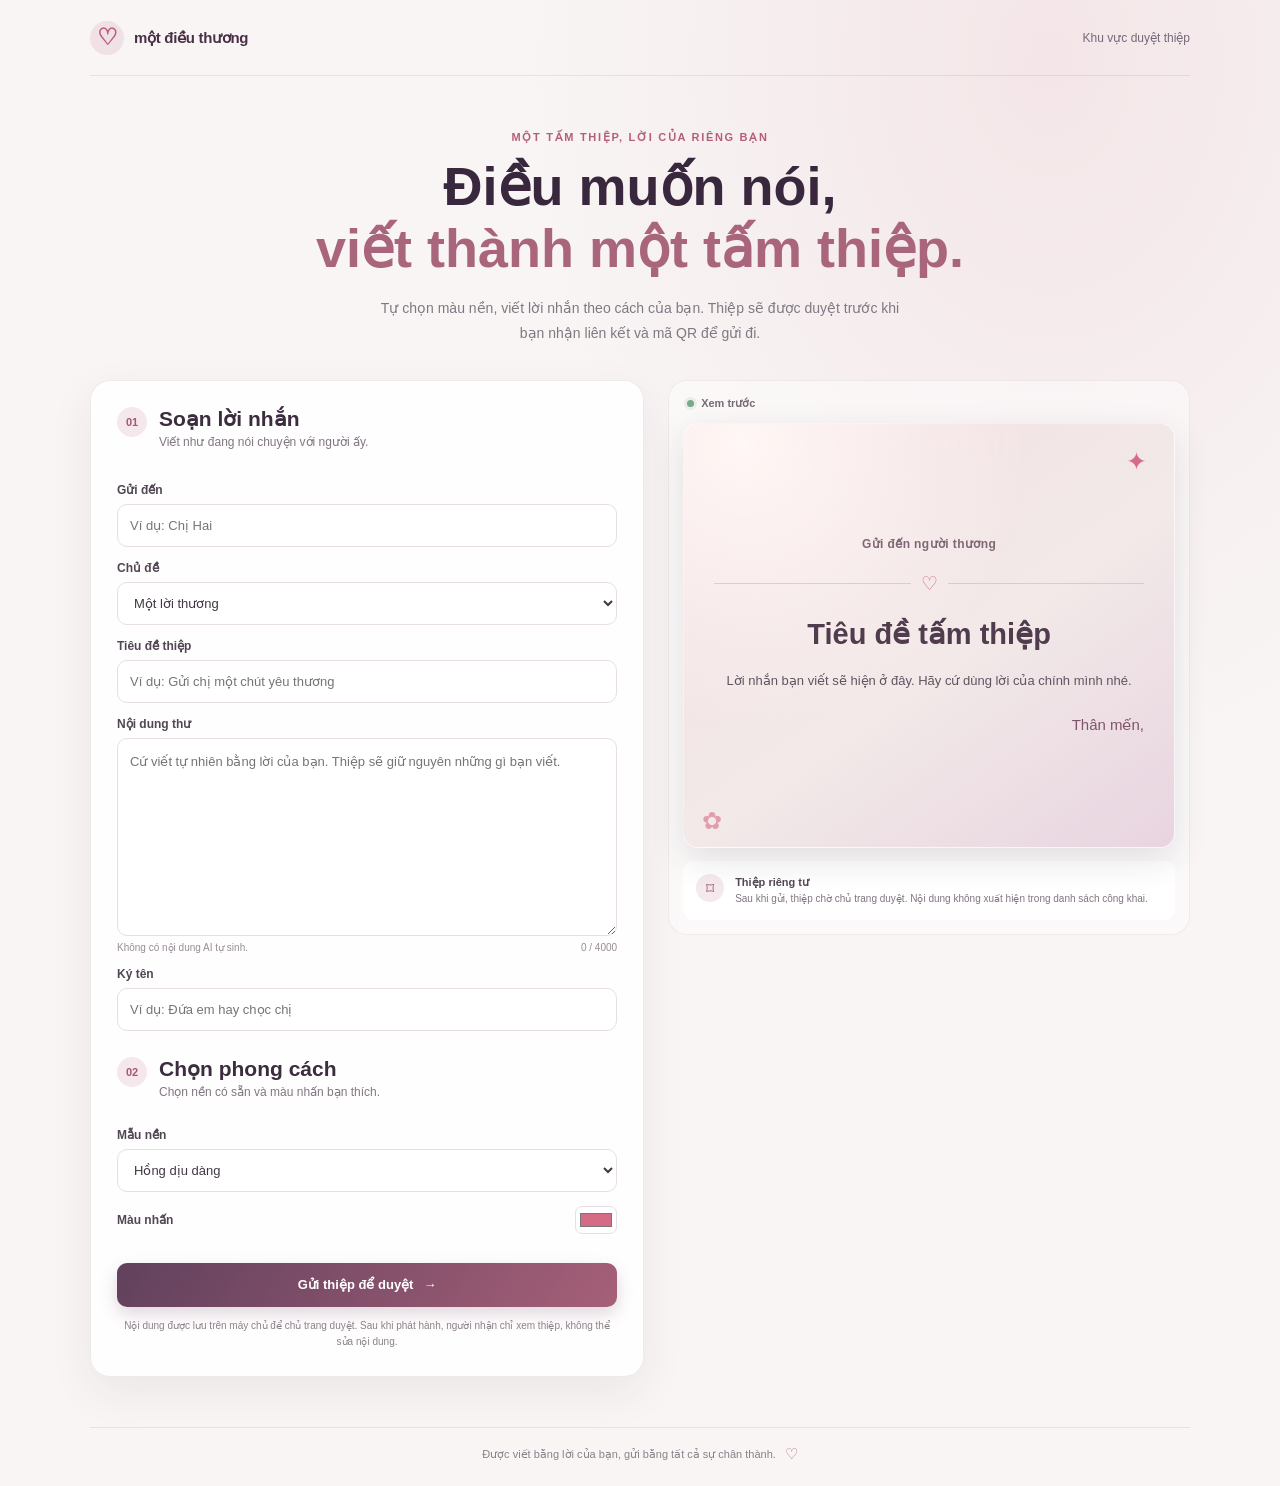
<file: index.html>
<!DOCTYPE html>
<html lang="vi">
<head>
    <meta charset="UTF-8">
    <meta name="viewport" content="width=device-width, initial-scale=1.0">
    <meta name="theme-color" content="#493047">
    <meta name="referrer" content="no-referrer">
    <meta name="description" content="Tạo một tấm thiệp viết tay theo cách của bạn, rồi gửi riêng cho người thương bằng mã QR.">
    <title>Gửi một điều thương</title>
    <link rel="stylesheet" href="style.css">
</head>
<body>
    <main class="site-shell">
        <header class="site-header">
            <a class="brand" href="./" aria-label="Về trang tạo thiệp">
                <span class="brand-mark" aria-hidden="true">♡</span>
                <span>một điều thương</span>
            </a>
            <a class="quiet-link" href="?review=1">Khu vực duyệt thiệp</a>
        </header>

        <section class="intro" id="intro">
            <p class="eyebrow">Một tấm thiệp, lời của riêng bạn</p>
            <h1>Điều muốn nói,<br><span>viết thành một tấm thiệp.</span></h1>
            <p class="intro-copy">Tự chọn màu nền, viết lời nhắn theo cách của bạn. Thiệp sẽ được duyệt trước khi bạn nhận liên kết và mã QR để gửi đi.</p>
        </section>

        <p class="notice" id="siteNotice" role="status" hidden></p>

        <section id="createView" class="workspace">
            <form class="editor panel" id="letterForm">
                <div class="section-heading">
                    <span class="step">01</span>
                    <div>
                        <h2>Soạn lời nhắn</h2>
                        <p>Viết như đang nói chuyện với người ấy.</p>
                    </div>
                </div>

                <label for="recipient">Gửi đến</label>
                <input id="recipient" name="recipient" maxlength="80" placeholder="Ví dụ: Chị Hai" required>

                <label for="occasion">Chủ đề</label>
                <select id="occasion" name="occasion">
                    <option value="love">Một lời thương</option>
                    <option value="birthday">Sinh nhật</option>
                    <option value="thanks">Lời cảm ơn</option>
                    <option value="encouragement">Động viên</option>
                    <option value="apology">Lời xin lỗi</option>
                    <option value="celebration">Dịp đặc biệt</option>
                    <option value="custom">Chủ đề của riêng mình</option>
                </select>

                <label for="title">Tiêu đề thiệp</label>
                <input id="title" name="title" maxlength="120" placeholder="Ví dụ: Gửi chị một chút yêu thương" required>

                <label for="message">Nội dung thư</label>
                <textarea id="message" name="message" maxlength="4000" rows="8" placeholder="Cứ viết tự nhiên bằng lời của bạn. Thiệp sẽ giữ nguyên những gì bạn viết." required></textarea>
                <div class="field-meta"><span>Không có nội dung AI tự sinh.</span><span id="messageCount">0 / 4000</span></div>

                <label for="signoff">Ký tên</label>
                <input id="signoff" name="signoff" maxlength="120" placeholder="Ví dụ: Đứa em hay chọc chị" required>

                <div class="section-heading compact-heading">
                    <span class="step">02</span>
                    <div>
                        <h2>Chọn phong cách</h2>
                        <p>Chọn nền có sẵn và màu nhấn bạn thích.</p>
                    </div>
                </div>

                <label for="theme">Mẫu nền</label>
                <select id="theme" name="theme">
                    <option value="rose">Hồng dịu dàng</option>
                    <option value="lavender">Tím mộng mơ</option>
                    <option value="night">Đêm đầy sao</option>
                    <option value="garden">Khu vườn xanh</option>
                    <option value="sunset">Hoàng hôn ấm áp</option>
                </select>

                <label class="color-label" for="accent">
                    Màu nhấn
                    <input id="accent" name="accent" type="color" value="#d66b87" aria-label="Chọn màu nhấn cho thiệp">
                </label>

                <button class="primary-button" id="submitLetter" type="submit">Gửi thiệp để duyệt <span aria-hidden="true">→</span></button>
                <p class="privacy-note">Nội dung được lưu trên máy chủ để chủ trang duyệt. Sau khi phát hành, người nhận chỉ xem thiệp, không thể sửa nội dung.</p>
            </form>

            <aside class="preview-column">
                <div class="preview-label"><span class="live-dot"></span> Xem trước</div>
                <article class="letter-card theme-rose" id="previewCard">
                    <span class="card-sparkle" aria-hidden="true">✦</span>
                    <p class="card-to" id="previewRecipient">Gửi đến người thương</p>
                    <div class="card-divider"><span>♡</span></div>
                    <h2 id="previewTitle">Tiêu đề tấm thiệp</h2>
                    <p class="card-message" id="previewMessage">Lời nhắn bạn viết sẽ hiện ở đây. Hãy cứ dùng lời của chính mình nhé.</p>
                    <p class="card-signoff" id="previewSignoff">Thân mến,</p>
                    <span class="card-flower" aria-hidden="true">✿</span>
                </article>
                <div class="review-explainer">
                    <span class="lock-icon" aria-hidden="true">⌑</span>
                    <p><strong>Thiệp riêng tư</strong><br>Sau khi gửi, thiệp chờ chủ trang duyệt. Nội dung không xuất hiện trong danh sách công khai.</p>
                </div>
            </aside>
        </section>

        <section id="draftView" class="single-panel panel" hidden>
            <div class="result-icon" id="draftIcon" aria-hidden="true">✉</div>
            <p class="eyebrow">Trạng thái thiệp</p>
            <h2 id="draftTitle">Thiệp đã được gửi</h2>
            <p id="draftStatus" class="result-copy"></p>
            <div id="draftManage">
                <button class="secondary-button" id="copyDraftLink" type="button">Sao chép liên kết kiểm tra</button>
            </div>
            <div id="shareResult" hidden>
                <p class="result-copy">Thiệp đã được duyệt. Gửi liên kết hoặc để người ấy quét mã bên dưới nhé.</p>
                <div class="share-row">
                    <input id="shareUrl" readonly aria-label="Liên kết đọc thiệp">
                    <button class="secondary-button" id="copyLink" type="button">Sao chép</button>
                </div>
                <div class="qr-frame" id="qrFrame">
                    <div id="qrCode" aria-label="Mã QR mở thiệp"></div>
                </div>
                <button class="secondary-button" id="downloadQr" type="button">Tải ảnh mã QR</button>
                <p class="privacy-note">Mã QR chỉ mở bản đọc thiệp; không cấp quyền sửa. Ai có liên kết đều có thể xem, nên hãy chỉ gửi cho người nhận.</p>
            </div>
            <button class="secondary-button" id="checkStatus" type="button">Kiểm tra lại trạng thái</button>
            <p class="small-note">Hãy lưu liên kết quản lý này. Đây là cách duy nhất để xem trạng thái và lấy mã QR của thiệp bạn đã gửi.</p>
        </section>

        <section id="readView" class="single-panel read-panel" hidden>
            <p class="eyebrow">Một lời nhắn dành riêng cho bạn</p>
            <article class="letter-card theme-rose" id="readCard">
                <span class="card-sparkle" aria-hidden="true">✦</span>
                <p class="card-to" id="readRecipient"></p>
                <div class="card-divider"><span>♡</span></div>
                <h2 id="readTitle"></h2>
                <p class="card-message" id="readMessage"></p>
                <p class="card-signoff" id="readSignoff"></p>
                <span class="card-flower" aria-hidden="true">✿</span>
            </article>
            <p class="read-footer">Viết riêng cho bạn, bằng lời của một người thật lòng quan tâm. ♡</p>
        </section>

        <section id="reviewView" class="panel review-panel" hidden>
            <p class="eyebrow">Chủ trang</p>
            <h2>Duyệt thiệp trước khi gửi</h2>
            <p class="result-copy">Chỉ thiệp được duyệt mới có liên kết đọc và mã QR.</p>
            <form id="reviewLogin" class="review-login">
                <label for="adminToken">Mã quản trị</label>
                <input id="adminToken" type="password" maxlength="300" autocomplete="current-password" required>
                <button class="primary-button" type="submit">Mở danh sách chờ duyệt</button>
            </form>
            <p id="reviewError" class="inline-error" role="alert" hidden></p>
            <div id="pendingList" class="pending-list"></div>
        </section>

        <footer class="site-footer">
            <span>Được viết bằng lời của bạn, gửi bằng tất cả sự chân thành.</span>
            <span>♡</span>
        </footer>
    </main>

    <script src="app-config.js"></script>
    <script src="app.js"></script>
</body>
</html>
</file>
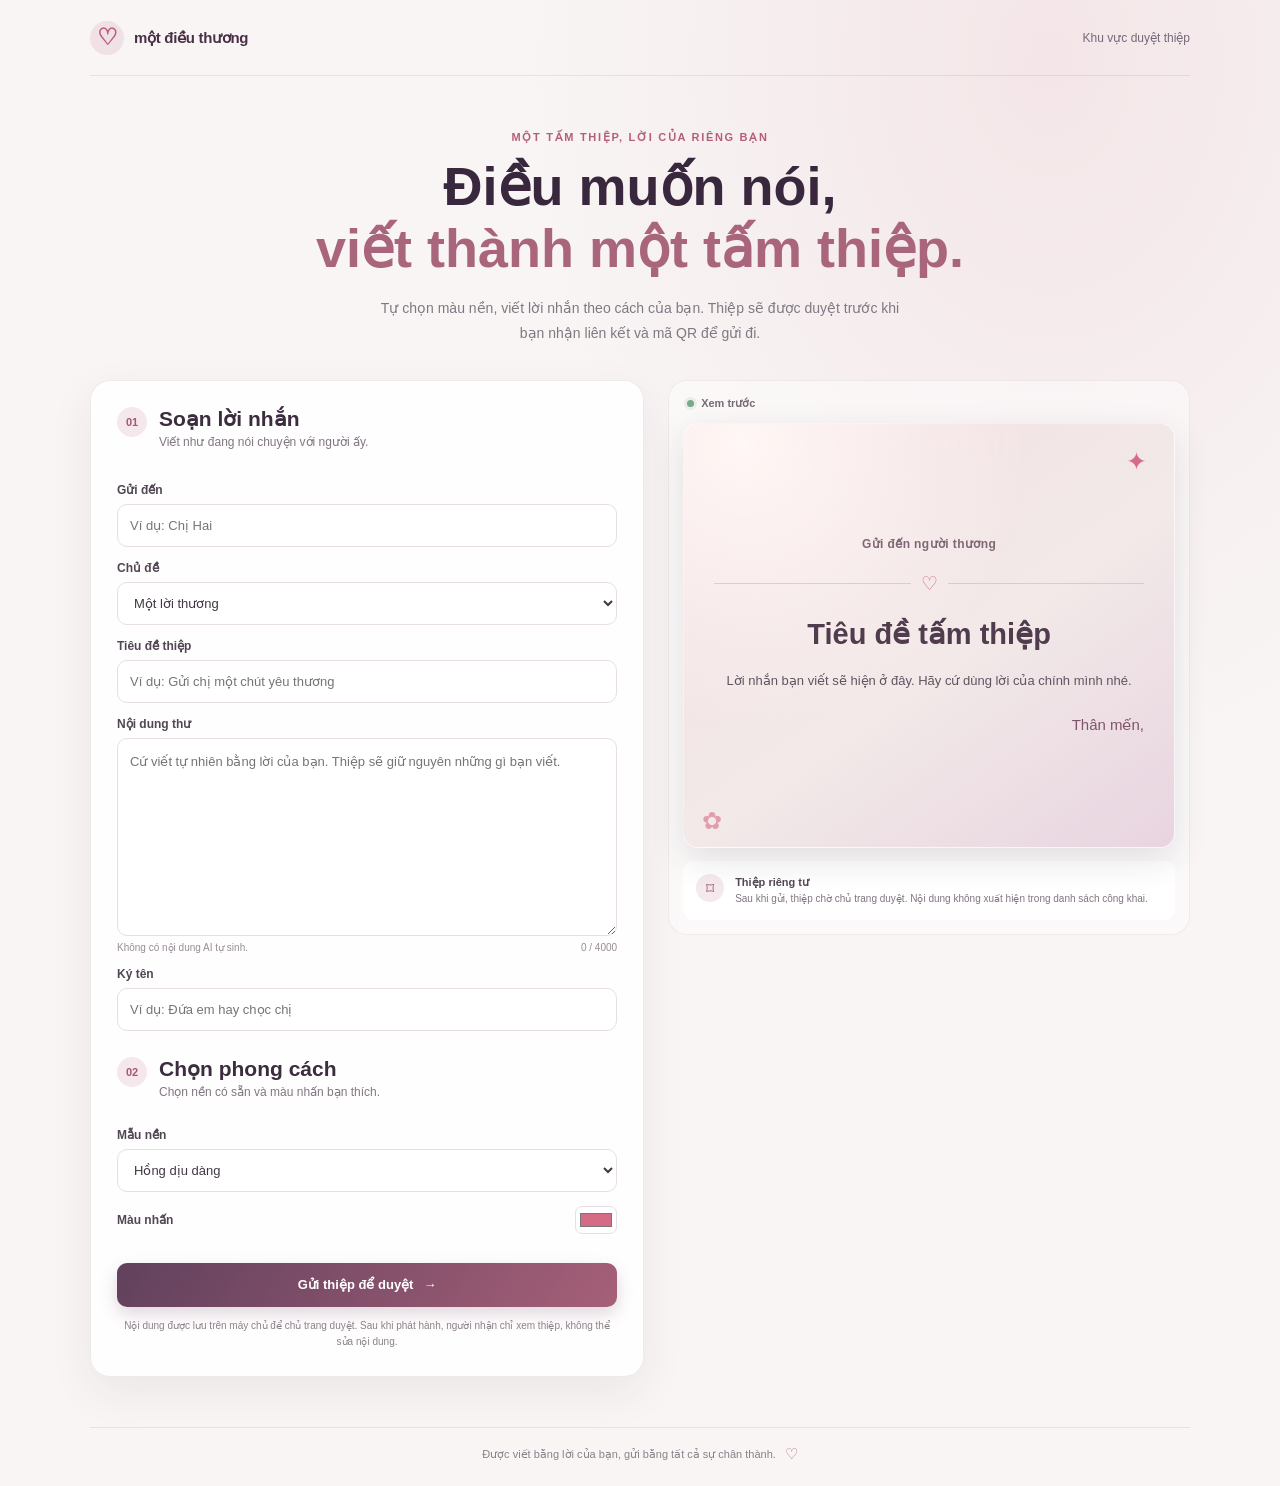
<file: ban_demo.html>
<!DOCTYPE html>
<html lang="vi">
<head>
    <meta charset="UTF-8">
    <meta name="viewport" content="width=device-width, initial-scale=1.0">
    <meta http-equiv="refresh" content="0; url=./index.html">
    <script>window.location.replace(new URL('./index.html', window.location.href).href);</script>
    <title>Happy Vietnamese Women's Day 20/10</title>
    <style>
        * {
            margin: 0;
            padding: 0;
            box-sizing: border-box;
        }

        body {
            background: linear-gradient(to bottom, #030825, #0a194f, #1b367d);
            font-family: 'Segoe UI', Tahoma, Geneva, Verdana, sans-serif;
            color: #fff;
            min-height: 100vh;
            overflow-x: hidden;
            display: flex;
            justify-content: center;
            align-items: center;
        }

        .phone-container {
            width: 100%;
            max-width: 420px;
            height: 100vh;
            max-height: 850px;
            position: relative;
            overflow: hidden;
            display: flex;
            flex-direction: column;
            align-items: center;
            justify-content: space-between;
            padding: 30px 20px;
            box-shadow: 0 0 30px rgba(0, 0, 0, 0.7);
        }

        /* Hiệu ứng bầu trời sao và đom đóm */
        .stars {
            position: absolute;
            top: 0;
            left: 0;
            width: 100%;
            height: 100%;
            pointer-events: none;
            background-image: 
                radial-gradient(2px 2px at 20px 30px, #ffffff, rgba(0,0,0,0)),
                radial-gradient(2px 2px at 40px 70px, #ffffff, rgba(0,0,0,0)),
                radial-gradient(1px 1px at 90px 40px, #ffffff, rgba(0,0,0,0)),
                radial-gradient(2px 2px at 160px 120px, #ffd700, rgba(0,0,0,0));
            background-repeat: repeat;
            background-size: 200px 200px;
            animation: twinkle 4s infinite linear;
            z-index: 1;
        }

        .ambient-effects {
            position: absolute;
            inset: 0;
            overflow: hidden;
            pointer-events: none;
            z-index: 1;
        }

        .ambient-item {
            position: absolute;
            bottom: -40px;
            white-space: nowrap;
            color: #ffb3c1;
            text-shadow: 0 0 12px rgba(255, 117, 140, 0.8);
            animation: ambient-float 7s linear forwards;
        }

        .ambient-message {
            color: #ffe6eb;
            font-size: 14px;
            font-weight: bold;
            letter-spacing: 1px;
        }

        @keyframes ambient-float {
            0% { transform: translateY(0) rotate(-8deg); opacity: 0; }
            10% { opacity: 0.8; }
            85% { opacity: 0.7; }
            100% { transform: translateY(-110vh) rotate(8deg); opacity: 0; }
        }

        @keyframes twinkle {
            0% { opacity: 0.5; }
            50% { opacity: 1; }
            100% { opacity: 0.5; }
        }

        /* Màn hình mở đầu (Nhấn giữ để mở) */
        .welcome-screen {
            position: absolute;
            top: 0;
            left: 0;
            width: 100%;
            height: 100%;
            background: rgba(3, 8, 37, 0.95);
            display: flex;
            flex-direction: column;
            justify-content: center;
            align-items: center;
            z-index: 10;
            transition: opacity 0.8s ease;
        }

        .welcome-screen h2 {
            font-size: 26px;
            margin-bottom: 20px;
            color: #ffccd5;
            text-shadow: 0 0 10px rgba(255, 105, 180, 0.5);
            text-align: center;
            padding: 0 15px;
        }

        .pulse-btn {
            position: relative;
            overflow: hidden;
            padding: 15px 35px;
            font-size: 18px;
            background: linear-gradient(135deg, #ff758c, #ff7eb3);
            border: none;
            border-radius: 50px;
            color: white;
            font-weight: bold;
            box-shadow: 0 0 20px rgba(255, 117, 140, 0.6);
            animation: pulse 1.5s infinite;
            cursor: pointer;
            touch-action: none;
            user-select: none;
            -webkit-user-select: none;
        }

        .pulse-btn::after {
            content: "";
            position: absolute;
            bottom: 0;
            left: 0;
            width: 100%;
            height: 5px;
            background: rgba(255, 255, 255, 0.9);
            transform: scaleX(0);
            transform-origin: left;
        }

        .pulse-btn.holding::after {
            animation: hold-progress 1.2s linear forwards;
        }

        @keyframes hold-progress {
            to { transform: scaleX(1); }
        }

        .hold-hint {
            margin-top: 18px;
            color: #ffe6eb;
            font-size: 14px;
            text-align: center;
        }

        @keyframes pulse {
            0% { transform: scale(1); box-shadow: 0 0 0 0 rgba(255, 117, 140, 0.7); }
            70% { transform: scale(1.05); box-shadow: 0 0 0 15px rgba(255, 117, 140, 0); }
            100% { transform: scale(1); box-shadow: 0 0 0 0 rgba(255, 117, 140, 0); }
        }

        /* Nội dung thiệp chính */
        .main-content {
            position: relative;
            z-index: 2;
            width: 100%;
            height: 100%;
            display: flex;
            flex-direction: column;
            align-items: center;
            justify-content: space-between;
            opacity: 0;
            transition: opacity 1s ease;
            pointer-events: none;
        }

        .main-content.active {
            opacity: 1;
            pointer-events: auto;
        }

        header {
            text-align: center;
            margin-top: 10px;
        }

        h1 {
            font-size: 26px;
            color: #ffe6eb;
            text-shadow: 0 0 15px rgba(255, 182, 193, 0.8);
            margin-bottom: 5px;
            letter-spacing: 1px;
            text-align: center;
        }

        .quote {
            font-style: italic;
            font-size: 13px;
            color: #a0c4ff;
            letter-spacing: 2px;
            text-transform: uppercase;
        }

        /* Bó hoa Tulip */
        .bouquet-section {
            display: flex;
            flex-direction: column;
            align-items: center;
            cursor: pointer;
            transition: transform 0.3s ease;
            margin: 0;
            flex: 0 0 auto;
        }

        .tulip-bouquet {
            display: block;
            width: 136px;
            height: 166px;
            filter: drop-shadow(0 5px 8px rgba(255, 105, 180, 0.28));
            animation: sway 3s ease-in-out infinite alternate;
        }

        .tulip-flower {
            cursor: pointer;
            transform-box: fill-box;
            transform-origin: center;
            transition: filter 0.2s ease;
        }

        .tulip-flower:hover,
        .tulip-flower:focus {
            filter: brightness(1.12) drop-shadow(0 0 4px #fff);
            outline: none;
        }

        .tulip-flower:focus-visible {
            filter: brightness(1.15) drop-shadow(0 0 5px #fff);
        }

        .tulip-flower.picked {
            animation: pluck-tulip 0.45s ease-in forwards;
            pointer-events: none;
        }

        @keyframes pluck-tulip {
            to { transform: translateY(-38px) rotate(18deg) scale(0.45); opacity: 0; }
        }

        @keyframes sway {
            0% { transform: rotate(-3deg); }
            100% { transform: rotate(3deg); }
        }

        .envelope-icon {
            margin-top: 2px;
            background: transparent;
            color: #ffccd5;
            padding: 4px 10px;
            border-radius: 12px;
            font-size: 12px;
            font-weight: bold;
            display: flex;
            align-items: center;
            gap: 5px;
        }

        /* Hộp thư / Lời chúc */
        .modal-card {
            position: absolute;
            top: 50%;
            left: 50%;
            transform: translate(-50%, -50%) scale(0);
            width: 88%;
            max-height: 75vh;
            background: rgba(255, 255, 255, 0.95);
            backdrop-filter: blur(10px);
            color: #333;
            padding: 25px;
            border-radius: 20px;
            box-shadow: 0 10px 30px rgba(0,0,0,0.5);
            z-index: 20;
            overflow-y: auto;
            transition: transform 0.4s cubic-bezier(0.175, 0.885, 0.32, 1.275);
        }

        .modal-card.show {
            transform: translate(-50%, -50%) scale(1);
        }

        .modal-card h3 {
            color: #d63384;
            text-align: center;
            margin-bottom: 15px;
            font-size: 18px;
        }

        .modal-card p {
            font-size: 13px;
            line-height: 1.6;
            margin-bottom: 12px;
            color: #444;
            text-align: justify;
        }

        .close-modal {
            display: block;
            margin: 15px auto 0;
            padding: 8px 25px;
            background: #ff4757;
            color: white;
            border: none;
            border-radius: 20px;
            font-weight: bold;
            cursor: pointer;
        }

        /* Slider ảnh kỷ niệm */
        .memory-lane {
            width: 100%;
            margin-bottom: 10px;
            text-align: center;
        }

        .memory-title {
            font-size: 12px;
            color: #ffccd5;
            margin-bottom: 8px;
            letter-spacing: 1px;
        }

        .photo-gallery {
            display: flex;
            gap: 10px;
            overflow-x: auto;
            padding-bottom: 5px;
            scrollbar-width: none;
        }

        .photo-gallery::-webkit-scrollbar {
            display: none;
        }

        .photo-item {
            display: block;
            min-width: 70px;
            height: 90px;
            padding: 0;
            background: transparent;
            border-radius: 10px;
            overflow: hidden;
            border: 2px solid rgba(255,255,255,0.6);
            flex-shrink: 0;
            box-shadow: 0 4px 10px rgba(0,0,0,0.3);
            transition: transform 0.3s;
            cursor: zoom-in;
        }

        .photo-item:hover {
            transform: translateY(-5px);
        }

        .photo-item.photo-dissolving {
            pointer-events: none;
            animation: dissolve-photo 1s ease forwards;
        }

        .photo-item[hidden] {
            display: none;
        }

        @keyframes dissolve-photo {
            to {
                opacity: 0;
                filter: blur(9px);
                transform: scale(0.72) rotate(8deg);
            }
        }

        .photo-item img {
            width: 100%;
            height: 100%;
            object-fit: cover;
        }

        .memory-hint {
            margin-top: 7px;
            color: #ffccd5;
            font-size: 11px;
        }

        .image-viewer {
            position: absolute;
            inset: 0;
            z-index: 30;
            display: flex;
            align-items: center;
            justify-content: center;
            padding: 55px 48px;
            background: rgba(3, 8, 37, 0.94);
        }

        .image-viewer[hidden] {
            display: none;
        }

        .viewer-image {
            max-width: 100%;
            max-height: 100%;
            object-fit: contain;
            border: 3px solid rgba(255, 255, 255, 0.85);
            border-radius: 14px;
            box-shadow: 0 8px 30px rgba(0, 0, 0, 0.55);
        }

        .viewer-button {
            position: absolute;
            display: flex;
            align-items: center;
            justify-content: center;
            width: 40px;
            height: 40px;
            border: 0;
            border-radius: 50%;
            background: rgba(255, 255, 255, 0.95);
            color: #d63384;
            font-size: 24px;
            cursor: pointer;
        }

        .viewer-close {
            top: 14px;
            right: 14px;
            font-size: 28px;
        }

        .viewer-previous {
            left: 8px;
        }

        .viewer-next {
            right: 8px;
        }

        .viewer-counter {
            position: absolute;
            bottom: 18px;
            color: #fff;
            font-size: 13px;
        }

        .final-wish {
            position: absolute;
            inset: 0;
            z-index: 40;
            display: flex;
            align-items: center;
            justify-content: center;
            padding: 24px;
            background:
                radial-gradient(circle at 50% 30%, rgba(255, 117, 140, 0.34), transparent 45%),
                linear-gradient(160deg, #090d37, #32153f 58%, #702d57);
            animation: wish-appear 1s ease both;
        }

        .final-wish[hidden] {
            display: none;
        }

        @keyframes wish-appear {
            from { opacity: 0; }
            to { opacity: 1; }
        }

        .wish-card {
            width: 100%;
            padding: 28px 23px;
            border: 1px solid rgba(255, 230, 235, 0.45);
            border-radius: 24px;
            background: rgba(255, 255, 255, 0.1);
            box-shadow: 0 12px 40px rgba(0, 0, 0, 0.28);
            text-align: center;
            backdrop-filter: blur(8px);
        }

        .wish-card h2 {
            margin-bottom: 20px;
            color: #ffe6eb;
            font-size: 25px;
            text-shadow: 0 0 16px rgba(255, 117, 140, 0.6);
        }

        .wish-card p {
            margin-bottom: 14px;
            color: #fff4f6;
            font-size: 15px;
            line-height: 1.8;
        }

        .wish-signature {
            margin-top: 22px;
            color: #ffd0dc;
            font-size: 17px;
            font-weight: bold;
        }

        .wish-replay {
            margin-top: 22px;
            padding: 10px 20px;
            border: 0;
            border-radius: 22px;
            background: #ff8fa3;
            color: #fff;
            font-size: 14px;
            font-weight: bold;
            cursor: pointer;
        }

        /* Trái tim bay */
        .heart {
            position: absolute;
            color: #ff758c;
            font-size: 20px;
            animation: flyUp 3s linear forwards;
            pointer-events: none;
            z-index: 15;
        }

        @keyframes flyUp {
            0% { transform: translateY(0) scale(0.5); opacity: 1; }
            100% { transform: translateY(-400px) scale(1.5); opacity: 0; }
        }
    </style>
</head>
<body>

    <div class="phone-container" id="mainContainer">
        <div class="stars"></div>
        <div class="ambient-effects" id="ambientEffects" aria-hidden="true"></div>

        <!-- Màn hình chào mừng -->
        <div class="welcome-screen" id="welcomeScreen">
            <h2>Gửi Mẹ Yêu Quý ❤️</h2>
            <button class="pulse-btn" id="openGiftButton" type="button" aria-describedby="holdHint">
                <span>Nhấn giữ để mở quà 20/10</span>
            </button>
            <p class="hold-hint" id="holdHint">Giữ nút trong giây lát để mở món quà ❤️</p>
        </div>

        <!-- Giao diện chính thiệp -->
        <div class="main-content" id="mainContent">
            <header>
                <h1>Happy Vietnamese<br>Women's Day 20/10</h1>
                <p class="quote">" TRỜI LÀM MÁ EM THÊM HỒNG "</p>
            </header>

            <!-- Bó hoa Tulip & Phong thư -->
            <div class="bouquet-section">
                <svg class="tulip-bouquet" viewBox="0 0 220 250" xmlns="http://www.w3.org/2000/svg">
                    <defs>
                        <linearGradient id="wrap" x1="0" y1="0" x2="1" y2="1">
                            <stop offset="0" stop-color="#fff0d9"/>
                            <stop offset="1" stop-color="#d9b98d"/>
                        </linearGradient>
                        <linearGradient id="petal" x1="0" y1="0" x2="1" y2="1">
                            <stop offset="0" stop-color="#ffd0dc"/>
                            <stop offset="1" stop-color="#f05c83"/>
                        </linearGradient>
                    </defs>
                    <path d="M43 137 Q109 158 177 137 L148 229 Q110 247 72 229 Z" fill="url(#wrap)"/>
                    <path d="M57 143 L110 211 L163 143 Q139 154 110 155 Q81 154 57 143Z" fill="#fff8ed" opacity=".75"/>
                    <path d="M68 149 L110 232 L95 157Z" fill="#d8b78d" opacity=".58"/>
                    <path d="M152 149 L110 232 L125 157Z" fill="#fffdf7" opacity=".8"/>
                    <path d="M82 135 Q66 110 76 101 Q94 111 96 137Z" fill="#4e9f68"/>
                    <path d="M133 139 Q153 112 164 119 Q161 140 137 151Z" fill="#5cab70"/>
                    <path d="M102 143 Q89 112 101 101 Q117 116 112 147Z" fill="#3f8e5a"/>
                    <path d="M79 134 Q79 112 70 91 M105 136 Q106 104 107 70 M131 140 Q137 112 151 92 M94 143 Q90 117 90 101 M119 141 Q124 115 125 99"
                          fill="none" stroke="#397e50" stroke-width="3.5" stroke-linecap="round"/>
                    <g class="tulip-flower" role="button" tabindex="0" aria-label="Hái hoa tulip thứ nhất để đọc thư" data-letter-index="0">
                        <path d="M57 96 Q53 80 61 65 Q69 71 75 59 Q82 71 90 64 Q98 81 91 97 Q75 108 57 96Z" fill="url(#petal)" stroke="#e8587b" stroke-width="1.2" stroke-linejoin="round"/>
                        <path d="M74 94 Q74 82 75 70" fill="none" stroke="#ffe7ed" stroke-width="2" stroke-linecap="round" opacity=".8"/>
                    </g>
                    <g class="tulip-flower" role="button" tabindex="0" aria-label="Hái hoa tulip thứ hai để đọc thư" data-letter-index="1">
                        <path d="M87 77 Q83 57 92 40 Q101 47 108 33 Q116 47 125 40 Q133 59 128 78 Q108 91 87 77Z" fill="url(#petal)" stroke="#e8587b" stroke-width="1.2" stroke-linejoin="round"/>
                        <path d="M105 74 Q106 60 108 46" fill="none" stroke="#ffe7ed" stroke-width="2" stroke-linecap="round" opacity=".8"/>
                    </g>
                    <g class="tulip-flower" role="button" tabindex="0" aria-label="Hái hoa tulip thứ ba để đọc thư" data-letter-index="2">
                        <path d="M113 94 Q110 76 119 60 Q127 67 134 54 Q142 68 151 62 Q159 80 153 96 Q133 108 113 94Z" fill="url(#petal)" stroke="#e8587b" stroke-width="1.2" stroke-linejoin="round"/>
                        <path d="M133 91 Q134 79 135 66" fill="none" stroke="#ffe7ed" stroke-width="2" stroke-linecap="round" opacity=".8"/>
                    </g>
                    <g class="tulip-flower" role="button" tabindex="0" aria-label="Hái hoa tulip thứ tư để đọc thư" data-letter-index="3">
                        <path d="M72 111 Q68 98 75 85 Q82 91 88 80 Q96 92 103 86 Q110 101 104 113 Q88 123 72 111Z" fill="url(#petal)" stroke="#e8587b" stroke-width="1.2" stroke-linejoin="round"/>
                        <path d="M89 109 Q90 101 90 92" fill="none" stroke="#ffe7ed" stroke-width="2" stroke-linecap="round" opacity=".8"/>
                    </g>
                    <g class="tulip-flower" role="button" tabindex="0" aria-label="Hái hoa tulip thứ năm để đọc thư" data-letter-index="4">
                        <path d="M111 113 Q108 99 115 86 Q122 92 129 81 Q136 93 144 87 Q151 102 145 114 Q129 124 111 113Z" fill="url(#petal)" stroke="#e8587b" stroke-width="1.2" stroke-linejoin="round"/>
                        <path d="M129 111 Q130 103 130 93" fill="none" stroke="#ffe7ed" stroke-width="2" stroke-linecap="round" opacity=".8"/>
                    </g>
                    <path d="M94 177 Q110 187 126 177 L122 198 Q110 207 98 198Z" fill="#ff758c"/>
                    <path d="M101 184 L88 199 Q84 206 97 202 L109 191Z" fill="#ff8fa3"/>
                    <path d="M115 191 L128 202 Q137 205 132 196 L122 184Z" fill="#ff8fa3"/>
                    <circle cx="110" cy="187" r="5" fill="#ffd0dc"/>
                </svg>
                <div class="envelope-icon">🌷 Chạm từng bông hoa để hái và đọc thư</div>
            </div>

            <!-- Thanh trượt ảnh kỷ niệm -->
            <div class="memory-lane">
                <div class="memory-title">✨ Kỷ niệm yêu thương của chúng ta ✨</div>
                <div class="photo-gallery">
                    <button class="photo-item" type="button" aria-label="Xem ảnh kỷ niệm 1"><img src="https://6ad58ee0106919c03a91f806.imgix.net/sandbox/1792379056014_111795119986068646_2309522099900149030_f1e8efb0b358984eb3af5679ee89b464.jpg" alt="Ảnh kỷ niệm 1"></button>
                    <button class="photo-item" type="button" aria-label="Xem ảnh kỷ niệm 2"><img src="https://6ad58ee0106919c03a91f806.imgix.net/sandbox/1792379131197_111795119986068646_2309522099900149030_e431dcf81322ca3ac6ca3bafa5fa9a5a.jpg" alt="Ảnh kỷ niệm 2"></button>
                    <button class="photo-item" type="button" aria-label="Xem ảnh kỷ niệm 3"><img src="https://6ad58ee0106919c03a91f806.imgix.net/sandbox/1792379242795_111795119986068646_2309522099900149030_e3dace9b2df572c62459baadc71654f4.jpg" alt="Ảnh kỷ niệm 3"></button>
                    <button class="photo-item" type="button" aria-label="Xem ảnh kỷ niệm 4"><img src="https://6ad58ee0106919c03a91f806.imgix.net/sandbox/1792379518283_111795119986068646_2309522099900149030_5a4475b7624abd146e6d262ae31e47e0.jpg" alt="Ảnh kỷ niệm 4"></button>
                </div>
                <p class="memory-hint">Chạm để xem ảnh; mỗi kỷ niệm sẽ tan biến. Đóng ảnh cuối để nhận lời chúc ❤️</p>
            </div>
        </div>

        <!-- Hộp thoại hiển thị lời chúc -->
        <div class="modal-card" id="letterModal">
            <h3 id="letterTitle">Gửi Mẹ Của Con ❤️</h3>
            <p id="letterMessage"></p>
            <p id="letterSignature" style="text-align: right; font-weight: bold; margin-top: 15px; color: #d63384;">Yêu Mẹ nhiều lắm! 💕</p>
            <button class="close-modal" onclick="closeLetter()">Đóng lại</button>
        </div>

        <div class="image-viewer" id="imageViewer" role="dialog" aria-modal="true" aria-label="Xem ảnh kỷ niệm" hidden>
            <button class="viewer-button viewer-close" id="viewerClose" type="button" aria-label="Đóng ảnh">×</button>
            <button class="viewer-button viewer-previous" id="viewerPrevious" type="button" aria-label="Ảnh trước">‹</button>
            <img class="viewer-image" id="viewerImage" alt="">
            <button class="viewer-button viewer-next" id="viewerNext" type="button" aria-label="Ảnh tiếp theo">›</button>
            <span class="viewer-counter" id="viewerCounter" aria-live="polite"></span>
        </div>

        <div class="final-wish" id="finalWish" role="dialog" aria-modal="true" aria-labelledby="finalWishTitle" hidden>
            <div class="wish-card">
                <h2 id="finalWishTitle">Mẹ à, con thương Mẹ ❤️</h2>
                <p>Mẹ à, con không giỏi nói những lời hoa mỹ, nhưng con muốn Mẹ biết là con thương Mẹ nhiều lắm.</p>
                <p>Cảm ơn Mẹ vì những điều Mẹ vẫn âm thầm làm cho con mỗi ngày. Có Mẹ ở bên, con luôn thấy mình thật may mắn.</p>
                <p>Con chỉ mong Mẹ luôn khỏe mạnh, vui vẻ và an yên. 20/10 này, con chúc Mẹ có thật nhiều niềm vui — hôm nay và cả những ngày bình thường nữa.</p>
                <p class="wish-signature">Con yêu Mẹ nhiều lắm. 💕</p>
                <button class="wish-replay" id="wishReplay" type="button">Xem lại kỷ niệm</button>
            </div>
        </div>
    </div>

    <script>
        const openGiftButton = document.getElementById('openGiftButton');
        let holdTimer;
        let cardOpened = false;
        const photoButtons = Array.from(document.querySelectorAll('.photo-item'));
        const imageViewer = document.getElementById('imageViewer');
        const finalWish = document.getElementById('finalWish');
        const viewerImage = document.getElementById('viewerImage');
        const tulipFlowers = Array.from(document.querySelectorAll('.tulip-flower'));
        const viewedPhotos = new Set();
        let currentPhotoIndex = 0;
        let lastFocusedPhoto;

        function startHolding(event) {
            if (cardOpened || openGiftButton.classList.contains('holding')) {
                event.preventDefault();
                return;
            }
            if (event.type === 'pointerdown' && event.button !== 0) {
                return;
            }

            event.preventDefault();
            clearTimeout(holdTimer);
            openGiftButton.classList.add('holding');

            if (event.pointerId !== undefined) {
                openGiftButton.setPointerCapture(event.pointerId);
            }

            holdTimer = setTimeout(openCard, 1200);
        }

        function stopHolding() {
            clearTimeout(holdTimer);
            openGiftButton.classList.remove('holding');
        }

        openGiftButton.addEventListener('pointerdown', startHolding);
        openGiftButton.addEventListener('pointerup', stopHolding);
        openGiftButton.addEventListener('pointercancel', stopHolding);
        openGiftButton.addEventListener('lostpointercapture', stopHolding);
        openGiftButton.addEventListener('keydown', (event) => {
            if (event.key === ' ' || event.key === 'Enter') {
                startHolding(event);
            }
        });
        openGiftButton.addEventListener('keyup', (event) => {
            if (event.key === ' ' || event.key === 'Enter') {
                stopHolding();
            }
        });
        window.addEventListener('blur', stopHolding);

        function openCard() {
            if (cardOpened) {
                return;
            }
            cardOpened = true;
            stopHolding();
            document.getElementById('welcomeScreen').style.opacity = '0';
            setTimeout(() => {
                document.getElementById('welcomeScreen').style.display = 'none';
                document.getElementById('mainContent').classList.add('active');
            }, 500);
            createHearts();
        }

        const tulipLetters = [
            {
                title: 'Gửi Mẹ Yêu Quý ❤️',
                message: 'Nhân ngày 20/10, con muốn gửi đến Mẹ những lời chúc tốt đẹp và chân thành nhất.',
                signature: 'Mẹ luôn là người con yêu quý! 💕'
            },
            {
                title: 'Cảm ơn Mẹ 🌷',
                message: 'Cảm ơn Mẹ vì cả đời hy sinh, luôn bao bọc và dành cho chúng con những điều tốt đẹp nhất.',
                signature: 'Con biết ơn Mẹ nhiều lắm! 💗'
            },
            {
                title: 'Chúc Mẹ luôn vui khỏe 💐',
                message: 'Chúc Mẹ luôn mạnh khỏe, bình an, lúc nào cũng vui vẻ và rạng rỡ.',
                signature: 'Mong Mẹ luôn cười thật tươi! 😊'
            },
            {
                title: 'Mẹ là bông hoa đẹp nhất 🌸',
                message: 'Mẹ luôn xinh đẹp, dịu dàng và là bông hoa tươi thắm nhất trong gia đình mình.',
                signature: 'Nhà mình thật may mắn vì có Mẹ! ❤️'
            },
            {
                title: 'Con yêu Mẹ ❤️',
                message: 'Mong mỗi ngày của Mẹ đều ngập tràn yêu thương. Con sẽ luôn ở bên và thương Mẹ thật nhiều.',
                signature: 'Yêu Mẹ nhiều lắm! 💕'
            }
        ];

        function showLetter(index) {
            const letter = tulipLetters[index];
            document.getElementById('letterTitle').textContent = letter.title;
            document.getElementById('letterMessage').textContent = letter.message;
            document.getElementById('letterSignature').textContent = letter.signature;
            document.getElementById('letterModal').classList.add('show');
            document.querySelector('#letterModal .close-modal').focus();
            createHearts();
        }

        function pickTulip(flower) {
            if (flower.classList.contains('picked')) {
                return;
            }
            flower.classList.add('picked');
            flower.setAttribute('aria-disabled', 'true');
            showLetter(Number(flower.dataset.letterIndex));
            setTimeout(() => flower.remove(), 450);
        }

        tulipFlowers.forEach((flower) => {
            flower.addEventListener('click', () => pickTulip(flower));
            flower.addEventListener('keydown', (event) => {
                if (event.key === ' ' || event.key === 'Enter') {
                    event.preventDefault();
                    pickTulip(flower);
                }
            });
        });

        function closeLetter() {
            document.getElementById('letterModal').classList.remove('show');
            const nextFlower = tulipFlowers.find((flower) => !flower.classList.contains('picked'));
            (nextFlower || photoButtons[0]).focus();
        }

        function showPhoto(index) {
            currentPhotoIndex = (index + photoButtons.length) % photoButtons.length;
            const image = photoButtons[currentPhotoIndex].querySelector('img');
            viewerImage.src = image.src;
            viewerImage.alt = image.alt;
            markPhotoViewed(currentPhotoIndex);
            document.getElementById('viewerCounter').textContent =
                `${viewedPhotos.size} / ${photoButtons.length} ảnh đã tan biến`;
        }

        function markPhotoViewed(index) {
            if (viewedPhotos.has(index)) {
                return;
            }
            viewedPhotos.add(index);
            const photoButton = photoButtons[index];
            photoButton.classList.add('photo-dissolving');
            photoButton.addEventListener('animationend', () => {
                photoButton.hidden = true;
            }, { once: true });
        }

        function openPhotoViewer(index) {
            lastFocusedPhoto = photoButtons[index];
            showPhoto(index);
            imageViewer.hidden = false;
            document.getElementById('viewerClose').focus();
        }

        function closePhotoViewer() {
            imageViewer.hidden = true;
            if (viewedPhotos.size === photoButtons.length) {
                finalWish.hidden = false;
                document.getElementById('wishReplay').focus();
                return;
            }
            const focusTarget = lastFocusedPhoto.hidden
                ? photoButtons.find((button) => !button.hidden)
                : lastFocusedPhoto;
            focusTarget.focus();
        }

        function replayMemories() {
            viewedPhotos.clear();
            photoButtons.forEach((button) => {
                button.hidden = false;
                button.classList.remove('photo-dissolving');
            });
            finalWish.hidden = true;
            photoButtons[0].focus();
        }

        photoButtons.forEach((button, index) => {
            button.addEventListener('click', () => openPhotoViewer(index));
        });
        document.getElementById('wishReplay').addEventListener('click', replayMemories);
        document.getElementById('viewerPrevious').addEventListener('click', () => {
            showPhoto(currentPhotoIndex - 1);
        });
        document.getElementById('viewerNext').addEventListener('click', () => {
            showPhoto(currentPhotoIndex + 1);
        });
        document.getElementById('viewerClose').addEventListener('click', closePhotoViewer);
        imageViewer.addEventListener('click', (event) => {
            if (event.target === imageViewer) {
                closePhotoViewer();
            }
        });
        document.addEventListener('keydown', (event) => {
            if (imageViewer.hidden) {
                return;
            }
            if (event.key === 'Escape') {
                closePhotoViewer();
            } else if (event.key === 'ArrowLeft') {
                showPhoto(currentPhotoIndex - 1);
            } else if (event.key === 'ArrowRight') {
                showPhoto(currentPhotoIndex + 1);
            }
        });

        function createHearts() {
            for (let i = 0; i < 15; i++) {
                setTimeout(() => {
                    const heart = document.createElement('div');
                    heart.className = 'heart';
                    heart.innerHTML = '❤️';
                    heart.style.left = Math.random() * 80 + 10 + '%';
                    heart.style.bottom = '20px';
                    heart.style.fontSize = (Math.random() * 15 + 15) + 'px';
                    document.getElementById('mainContainer').appendChild(heart);

                    setTimeout(() => {
                        heart.remove();
                    }, 3000);
                }, i * 150);
            }
        }

        function createAmbientEffect() {
            const effect = document.createElement('span');
            const showMessage = Math.random() > 0.5;
            effect.className = showMessage ? 'ambient-item ambient-message' : 'ambient-item';
            effect.textContent = showMessage ? "Happy Women's Day" : '❤️';
            effect.style.left = Math.random() * 85 + 5 + '%';
            effect.style.fontSize = showMessage ? '14px' : (Math.random() * 12 + 18) + 'px';
            document.getElementById('ambientEffects').appendChild(effect);
            effect.addEventListener('animationend', () => effect.remove(), { once: true });
        }

        createAmbientEffect();
        setInterval(createAmbientEffect, 900);
    </script>
</body>
</html>
</file>
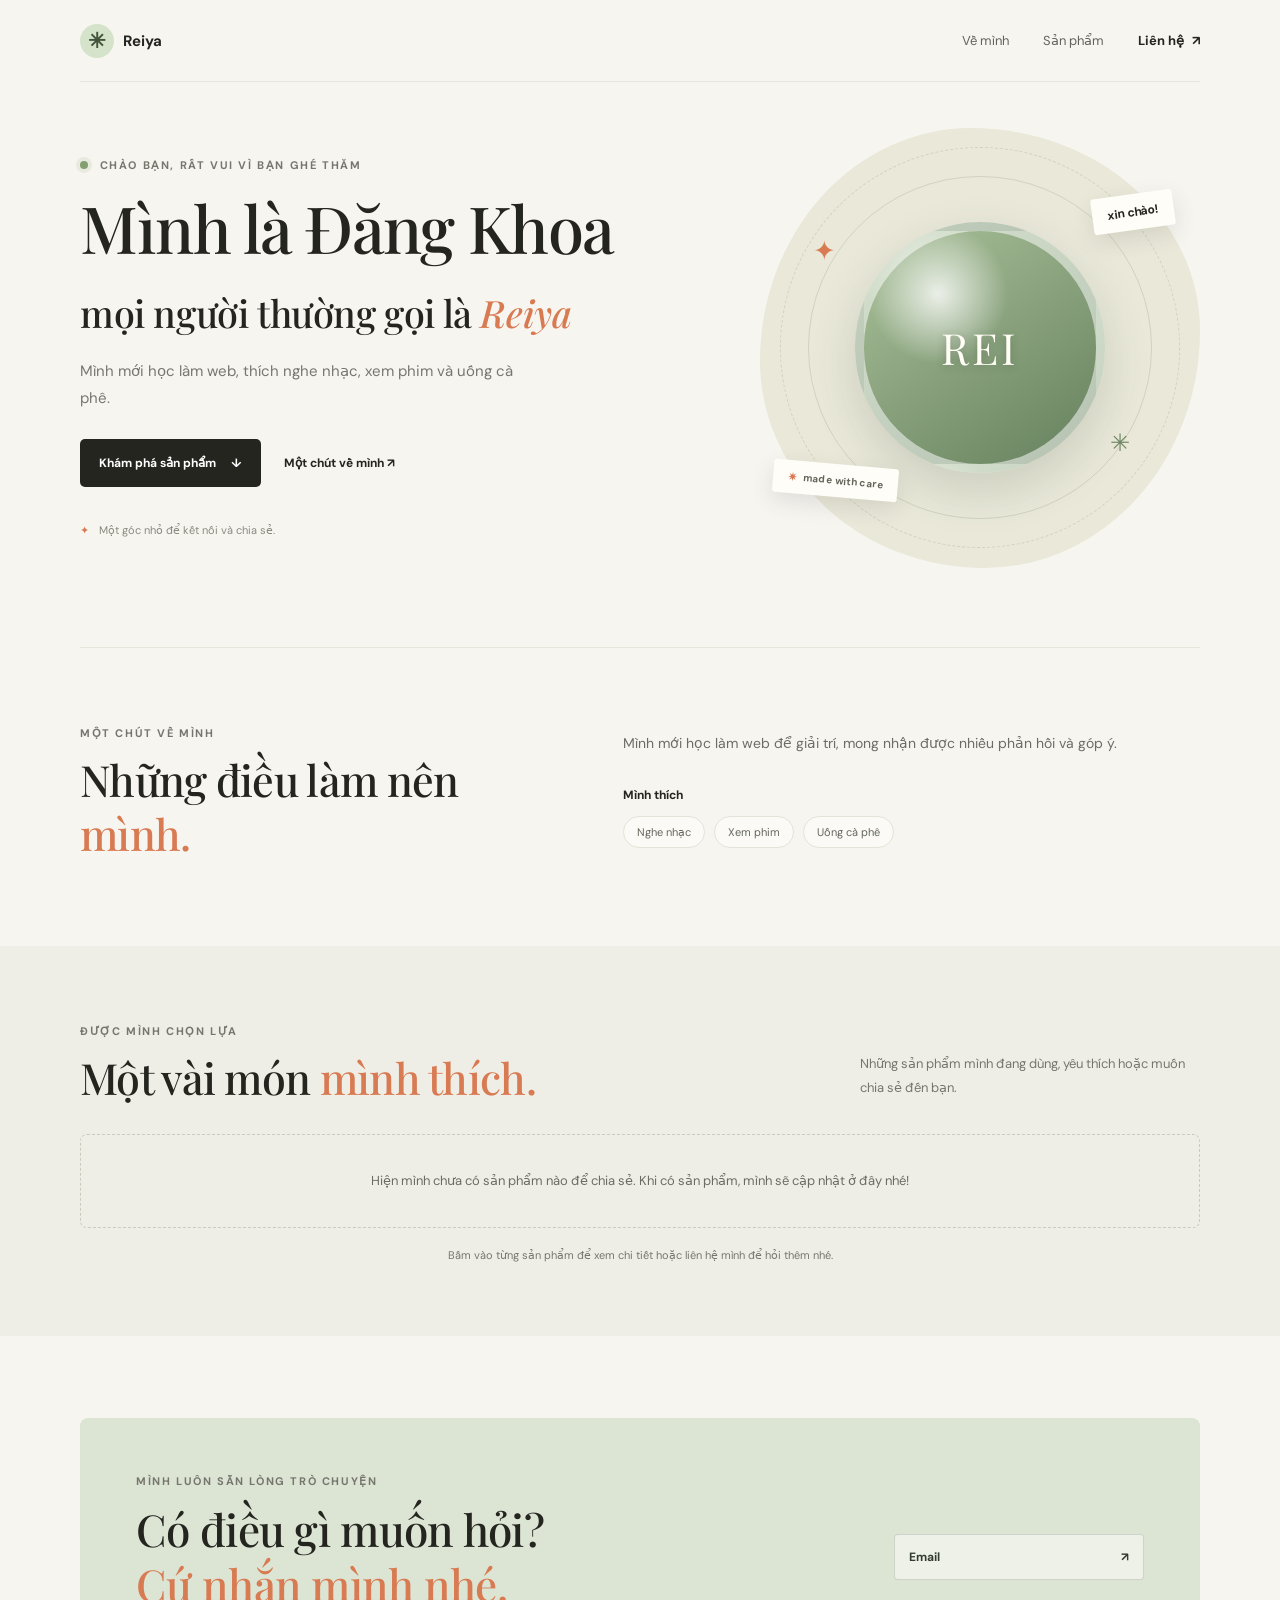
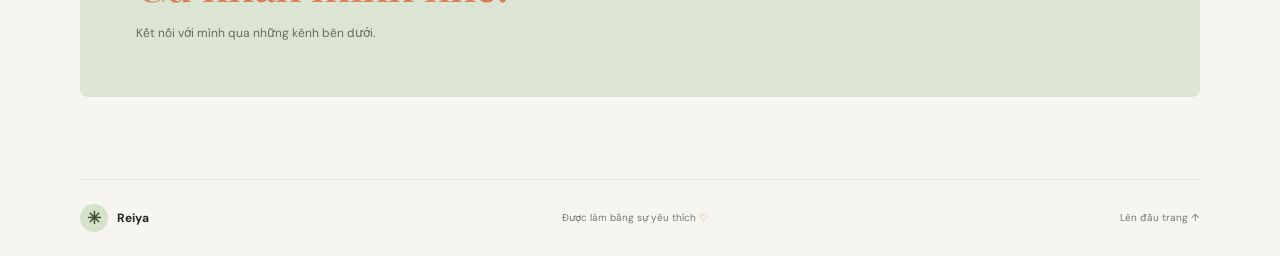
<file: trang-ca-nhan.html>
<!DOCTYPE html>
<html lang="vi">
<head>
    <meta charset="UTF-8">
    <meta name="viewport" content="width=device-width, initial-scale=1.0">
    <meta name="theme-color" content="#f7f5f0">
    <meta name="description" content="Góc nhỏ chia sẻ sở thích, sản phẩm và thông tin liên hệ.">
    <title>Trang cá nhân</title>
    <link rel="stylesheet" href="trang-ca-nhan.css">
    <script src="trang-ca-nhan.js" defer></script>
</head>
<body>
    <header class="site-header">
        <a class="wordmark" href="#home" aria-label="Về đầu trang">
            <span class="wordmark-icon" aria-hidden="true">✳</span>
            <span id="brandName">Góc của bạn</span>
        </a>
        <nav class="main-nav" aria-label="Điều hướng chính">
            <a href="#about">Về mình</a>
            <a href="#products">Sản phẩm</a>
            <a class="nav-contact" href="#contact">Liên hệ <span aria-hidden="true">↗</span></a>
        </nav>
    </header>

    <main>
        <section class="hero section-wrap" id="home">
            <div class="hero-copy">
                <p class="eyebrow"><span class="online-dot"></span> Chào bạn, rất vui vì bạn ghé thăm</p>
                <h1>Mình là <span id="profileName">Tên của bạn</span><br><span class="nickname-line">mọi người thường gọi là <em id="profileNickname">biệt danh của bạn</em></span></h1>
                <p class="hero-description" id="profileTagline">Chia sẻ những điều mình yêu thích và những món đồ hữu ích.</p>
                <div class="hero-actions">
                    <a class="button button-dark" href="#products">Khám phá sản phẩm <span aria-hidden="true">↓</span></a>
                    <a class="text-link" href="#about">Một chút về mình <span aria-hidden="true">↗</span></a>
                </div>
                <p class="hero-note"><span aria-hidden="true">✦</span> Một góc nhỏ để kết nối và chia sẻ.</p>
            </div>
            <div class="hero-art" aria-label="Ảnh đại diện trang cá nhân">
                <div class="art-orbit orbit-one"></div>
                <div class="art-orbit orbit-two"></div>
                <div class="art-sticker sticker-top" aria-hidden="true">xin chào!</div>
                <div class="avatar" id="avatarInitials" aria-hidden="true">BẠN</div>
                <div class="art-sticker sticker-bottom"><span aria-hidden="true">✷</span> made with care</div>
                <span class="art-spark spark-one" aria-hidden="true">✦</span>
                <span class="art-spark spark-two" aria-hidden="true">✳</span>
            </div>
        </section>

        <section class="about-section section-wrap" id="about">
            <div class="section-heading">
                <p class="eyebrow">Một chút về mình</p>
                <h2>Những điều làm nên <span>mình.</span></h2>
            </div>
            <div class="about-content">
                <p class="about-bio" id="profileBio"></p>
                <div class="interests-block">
                    <h3>Mình thích</h3>
                    <ul class="interest-list" id="interestList"></ul>
                </div>
            </div>
        </section>

        <section class="products-section" id="products">
            <div class="section-wrap">
                <div class="products-heading">
                    <div class="section-heading">
                        <p class="eyebrow">Được mình chọn lựa</p>
                        <h2>Một vài món <span>mình thích.</span></h2>
                    </div>
                    <p class="products-intro">Những sản phẩm mình đang dùng, yêu thích hoặc muốn chia sẻ đến bạn.</p>
                </div>
                <div class="product-grid" id="productGrid"></div>
                <p class="product-footnote">Bấm vào từng sản phẩm để xem chi tiết hoặc liên hệ mình để hỏi thêm nhé.</p>
            </div>
        </section>

        <section class="contact-section section-wrap" id="contact">
            <div class="contact-card">
                <div class="contact-copy">
                    <p class="eyebrow">Mình luôn sẵn lòng trò chuyện</p>
                    <h2>Có điều gì muốn hỏi?<br><span>Cứ nhắn mình nhé.</span></h2>
                    <p id="contactMessage">Kết nối với mình qua những kênh bên dưới.</p>
                </div>
                <div class="contact-links" id="contactLinks"></div>
            </div>
        </section>
    </main>

    <footer class="site-footer">
        <a class="wordmark footer-wordmark" href="#home">
            <span class="wordmark-icon" aria-hidden="true">✳</span>
            <span id="footerName">Góc của bạn</span>
        </a>
        <p>Được làm bằng sự yêu thích <span aria-hidden="true">♡</span></p>
        <a class="back-to-top" href="#home">Lên đầu trang ↑</a>
    </footer>
</body>
</html>
</file>
<file: style.css>
:root {
    color-scheme: light;
    font-family: Tahoma, Arial, sans-serif;
    color: #342c35;
    background: #f8f5f4;
    --plum: #493047;
    --muted: #817782;
    --line: #ece5e7;
    --rose: #d66b87;
}

* {
    box-sizing: border-box;
}

body {
    min-width: 320px;
    min-height: 100vh;
    margin: 0;
    background:
        radial-gradient(ellipse at 82% 4%, rgba(235, 197, 206, 0.32), transparent 35%),
        #f8f5f4;
}

button,
input,
select,
textarea {
    font: inherit;
}

button,
select,
input[type="color"] {
    cursor: pointer;
}

[hidden] {
    display: none !important;
}

.site-shell {
    width: min(1100px, calc(100% - 48px));
    margin: 0 auto;
}

.site-header {
    display: flex;
    min-height: 76px;
    align-items: center;
    justify-content: space-between;
    border-bottom: 1px solid rgba(73, 48, 71, 0.1);
}

.brand {
    display: inline-flex;
    align-items: center;
    gap: 10px;
    color: var(--plum);
    font-size: 15px;
    font-weight: 700;
    letter-spacing: -0.3px;
    text-decoration: none;
}

.brand-mark {
    display: grid;
    width: 34px;
    height: 34px;
    place-items: center;
    border-radius: 50%;
    background: #f0e1e6;
    color: #b95f7b;
    font-size: 23px;
}

.quiet-link {
    color: #756879;
    font-size: 12px;
    text-decoration: none;
}

.quiet-link:hover {
    color: var(--plum);
    text-decoration: underline;
}

.intro {
    max-width: 690px;
    margin: 55px auto 35px;
    text-align: center;
}

.eyebrow {
    margin: 0 0 12px;
    color: #b55e79;
    font-size: 11px;
    font-weight: 700;
    letter-spacing: 1.7px;
    text-transform: uppercase;
}

.intro h1 {
    margin: 0;
    color: #39283d;
    font-family: Tahoma, Arial, sans-serif;
    font-size: clamp(34px, 5vw, 54px);
    font-weight: 600;
    line-height: 1.14;
    letter-spacing: normal;
}

.intro h1 span {
    color: #a9657c;
    font-style: normal;
}

.intro-copy {
    max-width: 525px;
    margin: 17px auto 0;
    color: var(--muted);
    font-size: 14px;
    line-height: 1.75;
}

.workspace {
    display: grid;
    grid-template-columns: minmax(0, 1.03fr) minmax(300px, 0.97fr);
    align-items: start;
    gap: 24px;
    margin-bottom: 50px;
}

.panel {
    border: 1px solid rgba(91, 65, 85, 0.1);
    border-radius: 20px;
    background: rgba(255, 255, 255, 0.88);
    box-shadow: 0 15px 45px rgba(75, 49, 66, 0.07);
}

.editor {
    display: flex;
    flex-direction: column;
    padding: 26px;
}

.section-heading {
    display: flex;
    align-items: flex-start;
    gap: 12px;
    margin-bottom: 20px;
}

.compact-heading {
    margin: 26px 0 15px;
}

.step {
    display: grid;
    width: 30px;
    height: 30px;
    flex: 0 0 30px;
    place-items: center;
    border-radius: 50%;
    background: #f5e8ec;
    color: #a95672;
    font-size: 11px;
    font-weight: 700;
}

.section-heading h2,
.review-panel > h2,
.single-panel > h2 {
    margin: 0;
    color: #3b2c3e;
    font-family: Tahoma, Arial, sans-serif;
    font-size: 21px;
    font-weight: 600;
}

.section-heading p {
    margin: 4px 0 0;
    color: var(--muted);
    font-size: 12px;
}

.editor label,
.review-login label {
    margin: 14px 0 7px;
    color: #514653;
    font-size: 12px;
    font-weight: 700;
}

.editor input:not([type="color"]),
.editor select,
.editor textarea,
.review-login input {
    width: 100%;
    border: 1px solid #e7dfe3;
    border-radius: 10px;
    outline: 0;
    background: #fff;
    color: #403742;
    font-size: 13px;
    transition: border-color 0.2s, box-shadow 0.2s;
}

.editor input:not([type="color"]),
.editor select,
.review-login input {
    min-height: 43px;
    padding: 0 12px;
}

.editor textarea {
    min-height: 150px;
    padding: 12px;
    line-height: 1.65;
    resize: vertical;
}

.editor input:focus,
.editor select:focus,
.editor textarea:focus,
.review-login input:focus {
    border-color: #c57c93;
    box-shadow: 0 0 0 3px rgba(197, 124, 147, 0.12);
}

.field-meta {
    display: flex;
    justify-content: space-between;
    gap: 10px;
    margin-top: 6px;
    color: #978d97;
    font-size: 10px;
}

.color-label {
    display: flex;
    align-items: center;
    justify-content: space-between;
}

.color-label input {
    width: 42px;
    height: 28px;
    padding: 2px;
    border: 1px solid #e7dfe3;
    border-radius: 7px;
    background: #fff;
}

.primary-button,
.secondary-button {
    min-height: 44px;
    padding: 0 16px;
    border: 0;
    border-radius: 10px;
    font-size: 13px;
    font-weight: 700;
    transition: transform 0.15s, box-shadow 0.2s, background 0.2s;
}

.primary-button {
    display: flex;
    align-items: center;
    justify-content: center;
    gap: 10px;
    margin-top: 22px;
    background: linear-gradient(120deg, #61415d, #a65f78);
    color: #fff;
    box-shadow: 0 7px 17px rgba(95, 60, 84, 0.2);
}

.primary-button:hover {
    box-shadow: 0 9px 22px rgba(95, 60, 84, 0.28);
    transform: translateY(-1px);
}

.primary-button:disabled {
    cursor: wait;
    opacity: 0.65;
    transform: none;
}

.secondary-button {
    border: 1px solid #e6dce2;
    background: #fff;
    color: #67465e;
}

.secondary-button:hover {
    background: #fbf5f7;
}

.privacy-note,
.small-note {
    margin: 11px 0 0;
    color: #8b818b;
    font-size: 10px;
    line-height: 1.6;
    text-align: center;
}

.preview-column {
    position: sticky;
    top: 24px;
    padding: 14px;
    border: 1px solid rgba(91, 65, 85, 0.08);
    border-radius: 19px;
    background: rgba(255, 255, 255, 0.45);
}

.preview-label {
    display: flex;
    align-items: center;
    gap: 7px;
    padding: 2px 4px 13px;
    color: #776b78;
    font-size: 11px;
    font-weight: 700;
}

.live-dot {
    width: 7px;
    height: 7px;
    border-radius: 50%;
    background: #78a98a;
    box-shadow: 0 0 0 3px rgba(120, 169, 138, 0.13);
}

.letter-card {
    --custom-accent: #d66b87;
    position: relative;
    display: flex;
    min-height: 425px;
    flex-direction: column;
    align-items: center;
    justify-content: center;
    overflow: hidden;
    padding: 40px 30px;
    border: 1px solid rgba(255, 255, 255, 0.6);
    border-radius: 15px;
    box-shadow: 0 12px 34px rgba(50, 35, 54, 0.12);
    text-align: center;
    transition: background 0.25s;
}

.theme-rose {
    background: radial-gradient(circle at 12% 5%, #fff7f5, transparent 48%), linear-gradient(145deg, #f4dfe3, #f2e9e8 55%, #e8d4e0);
}

.theme-lavender {
    background: radial-gradient(circle at 15% 10%, #faf4ff, transparent 48%), linear-gradient(145deg, #e9e2f4, #eeeaf4 55%, #d9d3e9);
}

.theme-night {
    background: radial-gradient(circle at 78% 16%, rgba(226, 199, 228, 0.28), transparent 28%), linear-gradient(145deg, #34364f, #49415e 58%, #65475e);
}

.theme-night .card-to,
.theme-night .card-message,
.theme-night .card-divider,
.theme-night .card-signoff {
    color: #fff3f2;
}

.theme-night .card-sparkle,
.theme-night .card-flower {
    color: #f6c6d0;
}

.theme-garden {
    background: radial-gradient(circle at 20% 8%, #f6fff2, transparent 46%), linear-gradient(145deg, #dcebe0, #e9eee4 55%, #d1e0d5);
}

.theme-sunset {
    background: radial-gradient(circle at 80% 6%, #fff1d8, transparent 47%), linear-gradient(145deg, #f7e1d6, #f2dfd9 56%, #edcdd0);
}

.card-sparkle {
    position: absolute;
    top: 23px;
    right: 27px;
    color: var(--custom-accent);
    font-size: 25px;
}

.card-to {
    margin: 0;
    color: #806675;
    font-size: 12px;
    font-weight: 600;
    letter-spacing: 0.4px;
}

.card-divider {
    display: flex;
    width: 100%;
    align-items: center;
    gap: 10px;
    margin: 21px 0;
    color: var(--custom-accent);
    font-size: 19px;
}

.card-divider::before,
.card-divider::after {
    height: 1px;
    flex: 1;
    background: currentColor;
    content: "";
    opacity: 0.3;
}

.letter-card h2 {
    max-width: 100%;
    margin: 0 0 15px;
    color: #503c4d;
    font-family: Tahoma, Arial, sans-serif;
    font-size: clamp(22px, 3vw, 29px);
    font-weight: 600;
    line-height: 1.3;
    overflow-wrap: anywhere;
}

.card-message {
    width: 100%;
    margin: 0;
    color: #605461;
    font-size: 13px;
    line-height: 1.9;
    overflow-wrap: anywhere;
    white-space: pre-wrap;
}

.card-signoff {
    align-self: flex-end;
    margin: 22px 0 0;
    color: #805469;
    font-family: Tahoma, Arial, sans-serif;
    font-size: 15px;
    font-style: normal;
    overflow-wrap: anywhere;
}

.card-flower {
    position: absolute;
    bottom: 12px;
    left: 18px;
    color: var(--custom-accent);
    font-size: 24px;
    opacity: 0.6;
}

.review-explainer {
    display: flex;
    align-items: flex-start;
    gap: 11px;
    margin-top: 13px;
    padding: 13px;
    border-radius: 11px;
    background: #fff;
}

.lock-icon {
    display: grid;
    width: 28px;
    height: 28px;
    flex: 0 0 28px;
    place-items: center;
    border-radius: 50%;
    background: #f4e9ed;
    color: #a45d76;
    font-size: 16px;
}

.review-explainer p {
    margin: 0;
    color: #807580;
    font-size: 10px;
    line-height: 1.55;
}

.review-explainer strong {
    color: #564654;
    font-size: 11px;
}

.notice {
    margin: 0 auto 20px;
    padding: 13px 15px;
    border: 1px solid #eed3b1;
    border-radius: 11px;
    background: #fff8ee;
    color: #805628;
    font-size: 12px;
    line-height: 1.6;
}

.single-panel {
    width: min(600px, 100%);
    margin: 0 auto 50px;
    padding: 35px;
    text-align: center;
}

.result-icon {
    display: grid;
    width: 55px;
    height: 55px;
    margin: 0 auto 18px;
    place-items: center;
    border-radius: 50%;
    background: #f4e5e9;
    color: #a95d78;
    font-size: 25px;
}

.single-panel .eyebrow {
    margin-bottom: 8px;
}

.result-copy {
    margin: 12px 0 20px;
    color: #817782;
    font-size: 13px;
    line-height: 1.7;
}

.share-row {
    display: flex;
    gap: 8px;
    margin-top: 20px;
}

.share-row input {
    min-width: 0;
    flex: 1;
    padding: 0 10px;
    border: 1px solid #e7dfe3;
    border-radius: 9px;
    color: #655765;
    font-size: 11px;
}

.qr-frame {
    display: grid;
    width: 190px;
    min-height: 190px;
    margin: 20px auto 10px;
    place-items: center;
    border: 1px solid #eee6e9;
    border-radius: 15px;
    background: #fff;
}

.qr-frame img,
.qr-frame canvas {
    max-width: 170px;
    height: auto !important;
}

.qr-unavailable {
    width: 150px;
    color: #817782;
    font-size: 11px;
    line-height: 1.5;
}

.single-panel > .secondary-button {
    margin-top: 20px;
}

.read-panel {
    width: min(560px, 100%);
    padding: 30px 0;
    border: 0;
    background: transparent;
    box-shadow: none;
}

.read-panel .eyebrow {
    margin-bottom: 18px;
}

.read-panel .letter-card {
    min-height: 440px;
}

.read-footer {
    margin: 18px 0 0;
    color: #867984;
    font-size: 12px;
}

.review-panel {
    width: min(780px, 100%);
    margin: 0 auto 50px;
    padding: 30px;
}

.review-login {
    display: grid;
    grid-template-columns: 1fr auto;
    align-items: end;
    gap: 10px;
    margin-top: 24px;
}

.review-login label {
    grid-column: 1 / -1;
    margin: 0 0 -3px;
}

.review-login input {
    min-width: 0;
}

.review-login .primary-button {
    margin: 0;
}

.inline-error {
    margin: 14px 0;
    color: #a73449;
    font-size: 12px;
}

.pending-list {
    display: grid;
    gap: 12px;
    margin-top: 20px;
}

.pending-card {
    padding: 17px;
    border: 1px solid #eee6e9;
    border-radius: 12px;
    background: #fff;
}

.pending-card h3 {
    margin: 0 0 7px;
    color: #493047;
    font-family: Tahoma, Arial, sans-serif;
    font-size: 17px;
}

.pending-card p {
    margin: 7px 0;
    color: #6e636f;
    font-size: 12px;
    line-height: 1.65;
    overflow-wrap: anywhere;
    white-space: pre-wrap;
}

.pending-actions {
    display: flex;
    gap: 8px;
    margin-top: 13px;
}

.pending-actions button {
    min-height: 36px;
    padding: 0 13px;
    border: 0;
    border-radius: 8px;
    font-size: 12px;
    font-weight: 700;
}

.approve-button {
    background: #e6f1e9;
    color: #39714a;
}

.reject-button {
    background: #f8e9e9;
    color: #9c4c50;
}

.site-footer {
    display: flex;
    justify-content: center;
    gap: 9px;
    padding: 20px 0 25px;
    border-top: 1px solid rgba(73, 48, 71, 0.1);
    color: #8a808a;
    font-size: 11px;
}

.site-footer span:last-child {
    color: #b76b83;
    font-size: 15px;
    line-height: 11px;
}

@media (max-width: 760px) {
    .site-shell {
        width: min(100% - 30px, 570px);
    }

    .site-header {
        min-height: 64px;
    }

    .intro {
        margin: 38px auto 25px;
    }

    .intro-copy {
        font-size: 13px;
    }

    .workspace {
        grid-template-columns: 1fr;
        gap: 18px;
    }

    .preview-column {
        position: static;
    }

    .editor {
        padding: 21px;
    }

    .letter-card {
        min-height: 370px;
    }

    .review-panel,
    .single-panel {
        padding: 24px 18px;
    }
}

@media (max-width: 420px) {
    .site-shell {
        width: calc(100% - 22px);
    }

    .brand {
        font-size: 13px;
    }

    .quiet-link {
        font-size: 10px;
    }

    .intro h1 {
        font-size: 36px;
    }

    .review-login {
        grid-template-columns: 1fr;
    }

    .review-login label {
        grid-column: auto;
    }

    .review-login .primary-button {
        width: 100%;
    }
}
</file>
<file: trang-ca-nhan.css>
@import url('https://fonts.googleapis.com/css2?family=DM+Sans:wght@400;500;600;700&family=Playfair+Display:wght@500;600;700&display=swap');

:root {
    color-scheme: light;
    font-family: "DM Sans", "Segoe UI", sans-serif;
    color: #252520;
    background: #f7f5f0;
    --ink: #252520;
    --muted: #77766e;
    --line: #e8e5dc;
    --green: #d5e3cb;
    --orange: #ee8d61;
    --serif: "Playfair Display", Georgia, serif;
}

* {
    box-sizing: border-box;
}

html {
    scroll-behavior: smooth;
}

body {
    min-width: 320px;
    margin: 0;
}

a {
    color: inherit;
}

.site-header,
.site-footer,
.section-wrap {
    width: min(1120px, calc(100% - 64px));
    margin: 0 auto;
}

.site-header {
    display: flex;
    min-height: 82px;
    align-items: center;
    justify-content: space-between;
    border-bottom: 1px solid var(--line);
}

.wordmark {
    display: inline-flex;
    align-items: center;
    gap: 9px;
    color: var(--ink);
    font-size: 15px;
    font-weight: 700;
    text-decoration: none;
}

.wordmark-icon {
    display: grid;
    width: 34px;
    height: 34px;
    place-items: center;
    border-radius: 50%;
    background: var(--green);
    color: #41543a;
    font-size: 21px;
}

.main-nav {
    display: flex;
    align-items: center;
    gap: 34px;
    color: #64635d;
    font-size: 13px;
}

.main-nav a,
.text-link,
.back-to-top {
    text-decoration: none;
}

.main-nav a:hover,
.text-link:hover,
.back-to-top:hover {
    color: #d36e48;
}

.main-nav .nav-contact {
    display: inline-flex;
    align-items: center;
    gap: 8px;
    color: var(--ink);
    font-weight: 700;
}

.hero {
    display: grid;
    min-height: 565px;
    grid-template-columns: 1.08fr 0.92fr;
    align-items: center;
    gap: 50px;
    padding-top: 22px;
    padding-bottom: 56px;
}

.hero-copy {
    padding: 25px 0;
}

.eyebrow {
    margin: 0 0 18px;
    color: #77766e;
    font-size: 11px;
    font-weight: 700;
    letter-spacing: 1.6px;
    text-transform: uppercase;
}

.online-dot {
    display: inline-block;
    width: 8px;
    height: 8px;
    margin-right: 7px;
    border-radius: 50%;
    background: #82a06f;
    box-shadow: 0 0 0 4px rgba(130, 160, 111, 0.13);
}

h1,
h2,
h3,
p {
    margin-top: 0;
}

.hero h1 {
    margin-bottom: 20px;
    font-family: var(--serif);
    font-size: clamp(39px, 5.1vw, 65px);
    font-weight: 500;
    letter-spacing: -1.5px;
    line-height: 1.14;
}

.nickname-line {
    font-size: 0.58em;
    letter-spacing: -0.4px;
}

.nickname-line em,
.section-heading h2 span,
.contact-copy h2 span {
    color: #d87a52;
    font-weight: 500;
}

.hero-description {
    max-width: 450px;
    margin-bottom: 27px;
    color: var(--muted);
    font-size: 15px;
    line-height: 1.8;
}

.hero-actions {
    display: flex;
    flex-wrap: wrap;
    align-items: center;
    gap: 23px;
}

.button {
    display: inline-flex;
    min-height: 48px;
    align-items: center;
    justify-content: center;
    gap: 15px;
    padding: 0 19px;
    border-radius: 5px;
    font-size: 12px;
    font-weight: 700;
    text-decoration: none;
    transition: transform 0.2s, background-color 0.2s;
}

.button:hover {
    transform: translateY(-2px);
}

.button-dark {
    background: var(--ink);
    color: white;
}

.button-dark:hover {
    background: #49483d;
}

.text-link {
    font-size: 12px;
    font-weight: 700;
}

.hero-note {
    margin: 36px 0 0;
    color: #8b897f;
    font-size: 11px;
}

.hero-note span {
    margin-right: 7px;
    color: #d87a52;
}

.hero-art {
    position: relative;
    display: grid;
    width: min(100%, 440px);
    aspect-ratio: 1;
    justify-self: end;
    place-items: center;
    border-radius: 48% 52% 49% 51% / 53% 46% 54% 47%;
    background: #e9e8d9;
}

.avatar {
    z-index: 1;
    display: grid;
    width: 57%;
    aspect-ratio: 1;
    place-items: center;
    border: 9px solid rgba(255, 255, 255, 0.52);
    border-radius: 50%;
    background:
        radial-gradient(circle at 32% 27%, rgba(255, 255, 255, 0.8), transparent 30%),
        linear-gradient(145deg, #abc29b, #65805d);
    box-shadow: 0 18px 45px rgba(73, 91, 64, 0.18);
    color: #fffdf5;
    font-family: var(--serif);
    font-size: clamp(25px, 4vw, 43px);
    letter-spacing: 3px;
    text-shadow: 0 2px 8px rgba(37, 37, 32, 0.25);
}

.art-orbit {
    position: absolute;
    border: 1px solid rgba(104, 118, 83, 0.19);
    border-radius: 50%;
}

.orbit-one {
    width: 78%;
    aspect-ratio: 1;
}

.orbit-two {
    width: 91%;
    aspect-ratio: 1;
    border-style: dashed;
}

.art-sticker {
    position: absolute;
    z-index: 2;
    padding: 10px 15px;
    border-radius: 3px;
    background: #fffdf7;
    box-shadow: 0 8px 22px rgba(58, 58, 48, 0.12);
    font-size: 12px;
    font-weight: 700;
    transform: rotate(-8deg);
}

.sticker-top {
    top: 15%;
    right: 6%;
}

.sticker-bottom {
    bottom: 16%;
    left: 3%;
    color: #65645b;
    font-size: 10px;
    letter-spacing: 0.4px;
    transform: rotate(5deg);
}

.sticker-bottom span {
    margin-right: 4px;
    color: #d87a52;
}

.art-spark {
    position: absolute;
    color: #d87a52;
}

.spark-one {
    top: 24%;
    left: 12%;
    font-size: 27px;
}

.spark-two {
    right: 16%;
    bottom: 25%;
    color: #718966;
    font-size: 24px;
}

.about-section {
    display: grid;
    grid-template-columns: 0.9fr 1.1fr;
    gap: 70px;
    padding-top: 78px;
    padding-bottom: 85px;
    border-top: 1px solid var(--line);
}

.section-heading .eyebrow {
    margin-bottom: 13px;
}

.section-heading h2,
.contact-copy h2 {
    margin-bottom: 0;
    font-family: var(--serif);
    font-size: clamp(29px, 3.6vw, 43px);
    font-weight: 500;
    letter-spacing: -0.7px;
    line-height: 1.25;
}

.about-content {
    padding-top: 4px;
}

.about-bio {
    margin-bottom: 30px;
    color: #6d6c64;
    font-size: 14px;
    line-height: 1.9;
    white-space: pre-line;
}

.interests-block h3 {
    margin-bottom: 13px;
    font-size: 12px;
}

.interest-list {
    display: flex;
    flex-wrap: wrap;
    gap: 9px;
    margin: 0;
    padding: 0;
    list-style: none;
}

.interest-list li {
    padding: 8px 13px;
    border: 1px solid #e3e4d8;
    border-radius: 30px;
    background: #fbfaf6;
    color: #64675d;
    font-size: 11px;
}

.products-section {
    padding: 78px 0 74px;
    background: #efeee6;
}

.products-heading {
    display: flex;
    align-items: end;
    justify-content: space-between;
    gap: 35px;
    margin-bottom: 30px;
}

.products-intro {
    max-width: 340px;
    margin-bottom: 5px;
    color: var(--muted);
    font-size: 13px;
    line-height: 1.8;
}

.product-grid {
    display: grid;
    grid-template-columns: repeat(3, minmax(0, 1fr));
    gap: 20px;
}

.products-empty {
    grid-column: 1 / -1;
    margin: 0;
    padding: 34px 24px;
    border: 1px dashed #c9cbbd;
    border-radius: 7px;
    color: #6d6c64;
    font-size: 13px;
    line-height: 1.8;
    text-align: center;
}

.product-card {
    overflow: hidden;
    border: 1px solid rgba(56, 56, 46, 0.08);
    border-radius: 7px;
    background: #fbfaf6;
    transition: transform 0.2s, box-shadow 0.2s;
}

.product-card:hover {
    transform: translateY(-4px);
    box-shadow: 0 14px 28px rgba(56, 56, 46, 0.08);
}

.product-art {
    display: grid;
    min-height: 190px;
    place-items: center;
    background:
        radial-gradient(circle at 70% 20%, rgba(255, 255, 255, 0.65), transparent 26%),
        linear-gradient(135deg, #d8dfcf, #c5d1bd);
    color: #52664d;
    font-size: 49px;
}

.product-card:nth-child(3n + 2) .product-art {
    background:
        radial-gradient(circle at 70% 20%, rgba(255, 255, 255, 0.65), transparent 26%),
        linear-gradient(135deg, #f0dbce, #e9c5ad);
    color: #a76e4f;
}

.product-card:nth-child(3n) .product-art {
    background:
        radial-gradient(circle at 70% 20%, rgba(255, 255, 255, 0.65), transparent 26%),
        linear-gradient(135deg, #d9d8e8, #c5c4df);
    color: #68668d;
}

.product-content {
    padding: 19px;
}

.product-category {
    margin-bottom: 8px;
    color: #85847b;
    font-size: 10px;
    font-weight: 700;
    letter-spacing: 1.1px;
    text-transform: uppercase;
}

.product-content h3 {
    margin-bottom: 8px;
    font-family: var(--serif);
    font-size: 20px;
    font-weight: 600;
}

.product-description {
    min-height: 42px;
    margin-bottom: 14px;
    color: #77766e;
    font-size: 12px;
    line-height: 1.7;
}

.product-bottom {
    display: flex;
    align-items: center;
    justify-content: space-between;
    gap: 10px;
    border-top: 1px solid var(--line);
    padding-top: 13px;
}

.product-price {
    color: #55564c;
    font-size: 11px;
    font-weight: 700;
}

.product-link {
    color: #ba6242;
    font-size: 11px;
    font-weight: 700;
    text-decoration: none;
}

.product-link:hover {
    text-decoration: underline;
}

.product-footnote {
    margin: 20px 0 0;
    color: #77766e;
    font-size: 11px;
    text-align: center;
}

.contact-section {
    padding-top: 82px;
    padding-bottom: 82px;
}

.contact-card {
    display: flex;
    align-items: center;
    justify-content: space-between;
    gap: 40px;
    padding: clamp(26px, 5vw, 56px);
    border-radius: 8px;
    background: #dce5d4;
}

.contact-copy .eyebrow {
    margin-bottom: 13px;
}

.contact-copy h2 {
    font-size: clamp(30px, 4vw, 44px);
}

.contact-copy > p:last-child {
    margin: 14px 0 0;
    color: #656c5d;
    font-size: 12px;
}

.contact-links {
    display: grid;
    min-width: min(250px, 100%);
    gap: 10px;
}

.contact-link {
    display: flex;
    min-height: 46px;
    align-items: center;
    justify-content: space-between;
    gap: 15px;
    padding: 0 14px;
    border: 1px solid rgba(55, 69, 49, 0.17);
    border-radius: 4px;
    background: rgba(255, 255, 255, 0.48);
    color: #343b30;
    font-size: 12px;
    font-weight: 700;
    text-decoration: none;
    transition: background-color 0.2s;
}

.contact-link:hover {
    background: rgba(255, 255, 255, 0.85);
}

.contact-empty {
    max-width: 270px;
    margin: 0;
    color: #656c5d;
    font-size: 12px;
    line-height: 1.7;
}

.site-footer {
    display: flex;
    min-height: 77px;
    align-items: center;
    justify-content: space-between;
    gap: 15px;
    border-top: 1px solid var(--line);
}

.footer-wordmark {
    font-size: 12px;
}

.footer-wordmark .wordmark-icon {
    width: 28px;
    height: 28px;
    font-size: 17px;
}

.site-footer p,
.back-to-top {
    margin: 0;
    color: #77766e;
    font-size: 10px;
}

.site-footer p span {
    color: #d87a52;
}

@media (max-width: 760px) {
    .site-header,
    .site-footer,
    .section-wrap {
        width: min(100% - 40px, 580px);
    }

    .site-header {
        min-height: 70px;
    }

    .main-nav {
        gap: 17px;
        font-size: 11px;
    }

    .main-nav a:first-child {
        display: none;
    }

    .hero {
        min-height: 0;
        grid-template-columns: 1fr;
        gap: 34px;
        padding-top: 55px;
        padding-bottom: 65px;
    }

    .hero-copy {
        padding: 0;
    }

    .hero-art {
        width: min(85%, 360px);
        justify-self: center;
    }

    .about-section {
        grid-template-columns: 1fr;
        gap: 27px;
        padding-top: 59px;
        padding-bottom: 65px;
    }

    .products-section {
        padding: 60px 0;
    }

    .products-heading {
        display: block;
    }

    .products-intro {
        margin-top: 15px;
    }

    .product-grid {
        grid-template-columns: repeat(2, minmax(0, 1fr));
        gap: 13px;
    }

    .product-art {
        min-height: 145px;
    }

    .product-content {
        padding: 14px;
    }

    .product-content h3 {
        font-size: 17px;
    }

    .contact-section {
        padding-top: 58px;
        padding-bottom: 58px;
    }

    .contact-card {
        align-items: stretch;
        flex-direction: column;
        gap: 28px;
    }
}

@media (max-width: 440px) {
    .site-header,
    .site-footer,
    .section-wrap {
        width: calc(100% - 32px);
    }

    .main-nav {
        gap: 12px;
    }

    .main-nav a:nth-child(2) {
        display: none;
    }

    .hero h1 {
        font-size: 39px;
    }

    .product-grid {
        grid-template-columns: 1fr;
    }

    .product-art {
        min-height: 175px;
    }

    .site-footer {
        flex-wrap: wrap;
        padding: 16px 0;
    }

    .site-footer p {
        order: 1;
        width: 100%;
    }
}

@media (prefers-reduced-motion: reduce) {
    html {
        scroll-behavior: auto;
    }

    *,
    *::before,
    *::after {
        transition-duration: 0.01ms !important;
    }
}
</file>
